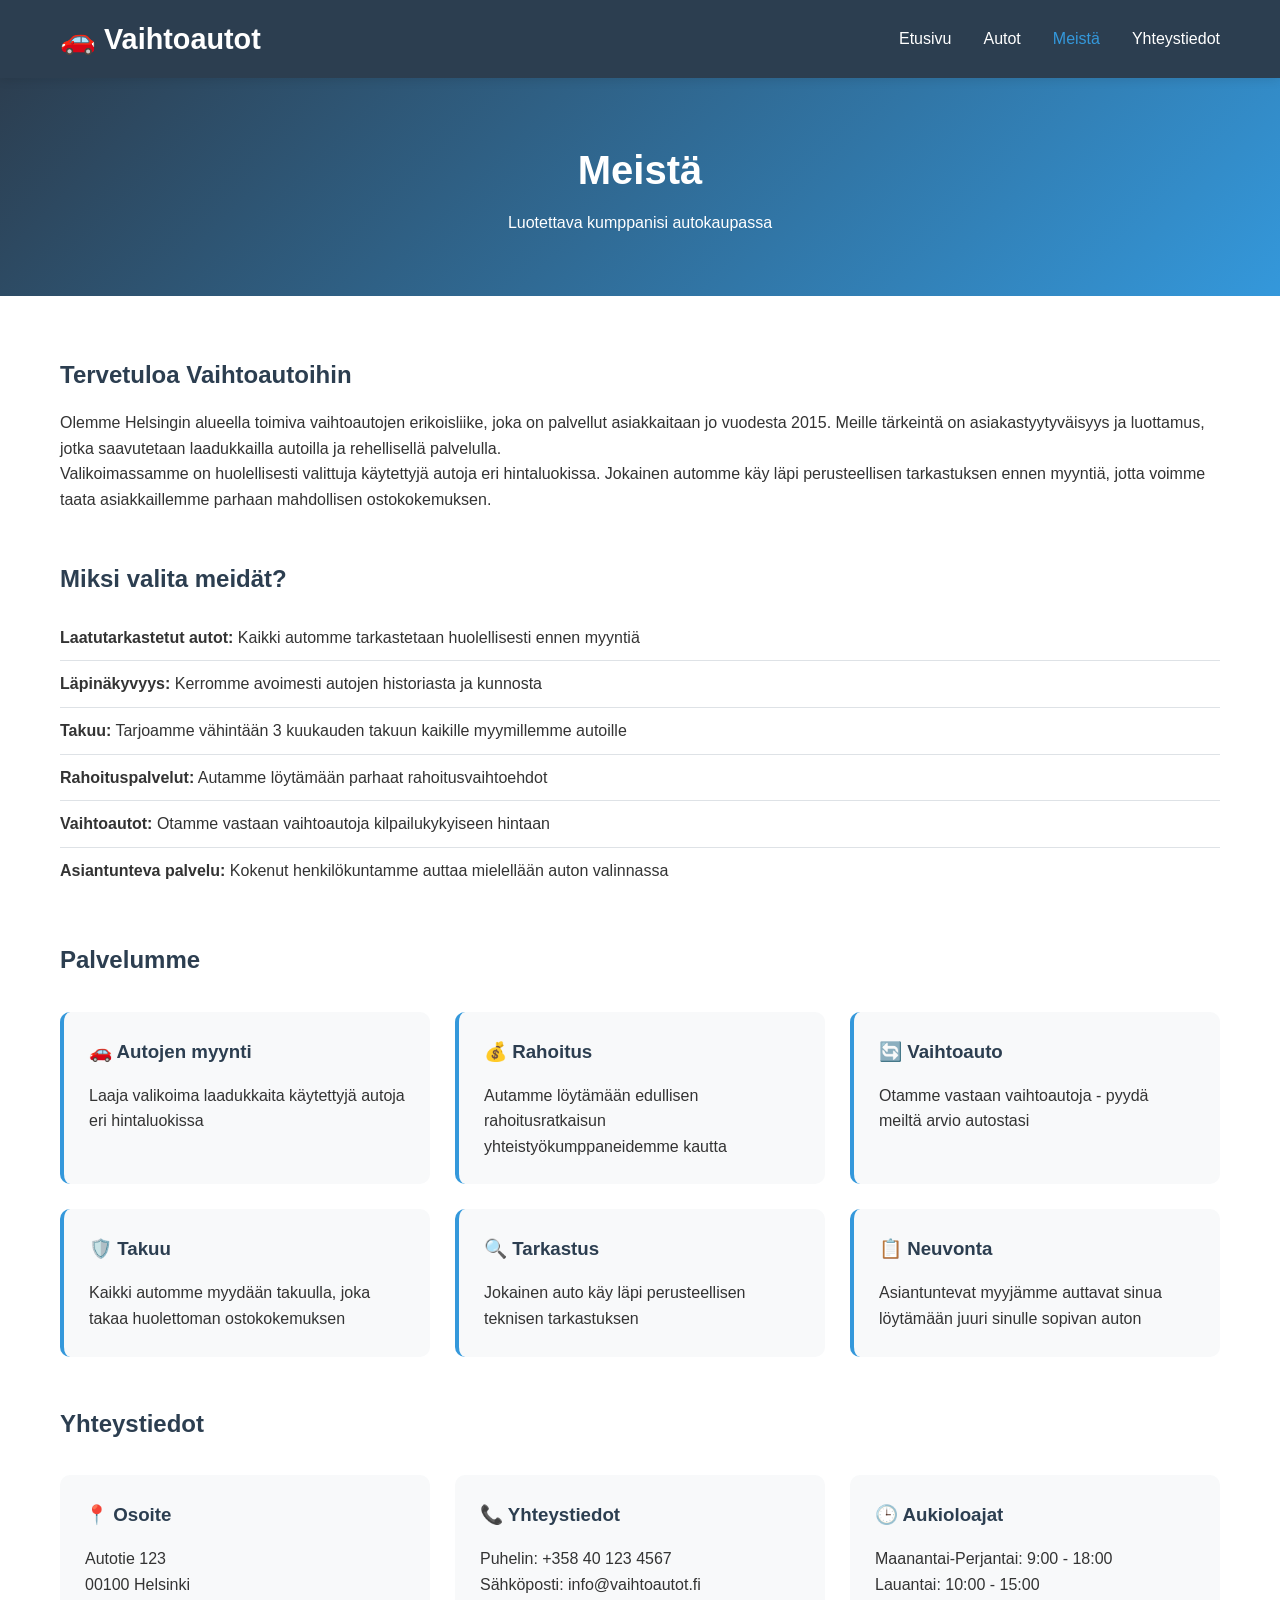
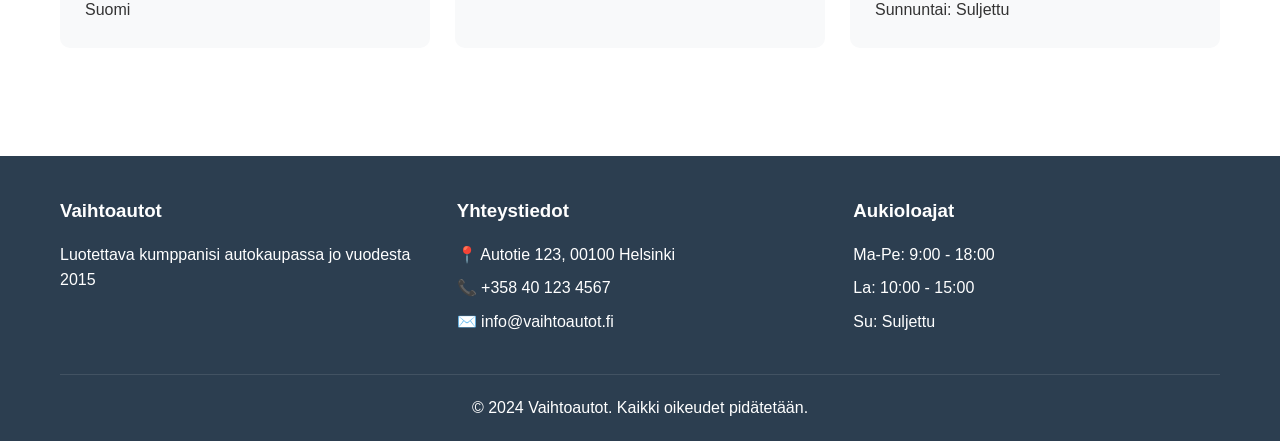
<file: about.html>
<!DOCTYPE html>
<html lang="fi">
<head>
    <meta charset="UTF-8">
    <meta name="viewport" content="width=device-width, initial-scale=1.0">
    <meta name="description" content="Tietoa Vaihtoautot-autoliikkeestä">
    <title>Meistä - Vaihtoautot</title>
    <link rel="stylesheet" href="css/styles.css">
</head>
<body>
    <!-- Header -->
    <header>
        <nav class="navbar">
            <div class="container">
                <div class="logo">
                    <h1>🚗 Vaihtoautot</h1>
                </div>
                <ul class="nav-menu">
                    <li><a href="index.html">Etusivu</a></li>
                    <li><a href="cars.html">Autot</a></li>
                    <li><a href="about.html" class="active">Meistä</a></li>
                    <li><a href="contact.html">Yhteystiedot</a></li>
                </ul>
                <div class="hamburger">
                    <span></span>
                    <span></span>
                    <span></span>
                </div>
            </div>
        </nav>
    </header>

    <!-- Page Header -->
    <section class="page-header">
        <div class="container">
            <h1>Meistä</h1>
            <p>Luotettava kumppanisi autokaupassa</p>
        </div>
    </section>

    <!-- About Content -->
    <section class="about-content">
        <div class="container">
            <div class="about-section">
                <h2>Tervetuloa Vaihtoautoihin</h2>
                <p>Olemme Helsingin alueella toimiva vaihtoautojen erikoisliike, joka on palvellut asiakkaitaan jo vuodesta 2015. Meille tärkeintä on asiakastyytyväisyys ja luottamus, jotka saavutetaan laadukkailla autoilla ja rehellisellä palvelulla.</p>
                <p>Valikoimassamme on huolellisesti valittuja käytettyjä autoja eri hintaluokissa. Jokainen automme käy läpi perusteellisen tarkastuksen ennen myyntiä, jotta voimme taata asiakkaillemme parhaan mahdollisen ostokokemuksen.</p>
            </div>

            <div class="about-section">
                <h2>Miksi valita meidät?</h2>
                <ul class="about-list">
                    <li><strong>Laatutarkastetut autot:</strong> Kaikki automme tarkastetaan huolellisesti ennen myyntiä</li>
                    <li><strong>Läpinäkyvyys:</strong> Kerromme avoimesti autojen historiasta ja kunnosta</li>
                    <li><strong>Takuu:</strong> Tarjoamme vähintään 3 kuukauden takuun kaikille myymillemme autoille</li>
                    <li><strong>Rahoituspalvelut:</strong> Autamme löytämään parhaat rahoitusvaihtoehdot</li>
                    <li><strong>Vaihtoautot:</strong> Otamme vastaan vaihtoautoja kilpailukykyiseen hintaan</li>
                    <li><strong>Asiantunteva palvelu:</strong> Kokenut henkilökuntamme auttaa mielellään auton valinnassa</li>
                </ul>
            </div>

            <div class="about-section">
                <h2>Palvelumme</h2>
                <div class="services-grid">
                    <div class="service-card">
                        <h3>🚗 Autojen myynti</h3>
                        <p>Laaja valikoima laadukkaita käytettyjä autoja eri hintaluokissa</p>
                    </div>
                    <div class="service-card">
                        <h3>💰 Rahoitus</h3>
                        <p>Autamme löytämään edullisen rahoitusratkaisun yhteistyökumppaneidemme kautta</p>
                    </div>
                    <div class="service-card">
                        <h3>🔄 Vaihtoauto</h3>
                        <p>Otamme vastaan vaihtoautoja - pyydä meiltä arvio autostasi</p>
                    </div>
                    <div class="service-card">
                        <h3>🛡️ Takuu</h3>
                        <p>Kaikki automme myydään takuulla, joka takaa huolettoman ostokokemuksen</p>
                    </div>
                    <div class="service-card">
                        <h3>🔍 Tarkastus</h3>
                        <p>Jokainen auto käy läpi perusteellisen teknisen tarkastuksen</p>
                    </div>
                    <div class="service-card">
                        <h3>📋 Neuvonta</h3>
                        <p>Asiantuntevat myyjämme auttavat sinua löytämään juuri sinulle sopivan auton</p>
                    </div>
                </div>
            </div>

            <div class="about-section">
                <h2>Yhteystiedot</h2>
                <div class="contact-info-grid">
                    <div class="contact-info-card">
                        <h3>📍 Osoite</h3>
                        <p>Autotie 123<br>00100 Helsinki<br>Suomi</p>
                    </div>
                    <div class="contact-info-card">
                        <h3>📞 Yhteystiedot</h3>
                        <p>Puhelin: +358 40 123 4567<br>Sähköposti: info@vaihtoautot.fi</p>
                    </div>
                    <div class="contact-info-card">
                        <h3>🕒 Aukioloajat</h3>
                        <p>Maanantai-Perjantai: 9:00 - 18:00<br>Lauantai: 10:00 - 15:00<br>Sunnuntai: Suljettu</p>
                    </div>
                </div>
            </div>
        </div>
    </section>

    <!-- Footer -->
    <footer>
        <div class="container">
            <div class="footer-content">
                <div class="footer-section">
                    <h3>Vaihtoautot</h3>
                    <p>Luotettava kumppanisi autokaupassa jo vuodesta 2015</p>
                </div>
                <div class="footer-section">
                    <h3>Yhteystiedot</h3>
                    <p>📍 Autotie 123, 00100 Helsinki</p>
                    <p>📞 +358 40 123 4567</p>
                    <p>✉️ info@vaihtoautot.fi</p>
                </div>
                <div class="footer-section">
                    <h3>Aukioloajat</h3>
                    <p>Ma-Pe: 9:00 - 18:00</p>
                    <p>La: 10:00 - 15:00</p>
                    <p>Su: Suljettu</p>
                </div>
            </div>
            <div class="footer-bottom">
                <p>&copy; 2024 Vaihtoautot. Kaikki oikeudet pidätetään.</p>
            </div>
        </div>
    </footer>

    <script src="js/main.js"></script>
</body>
</html>
</file>
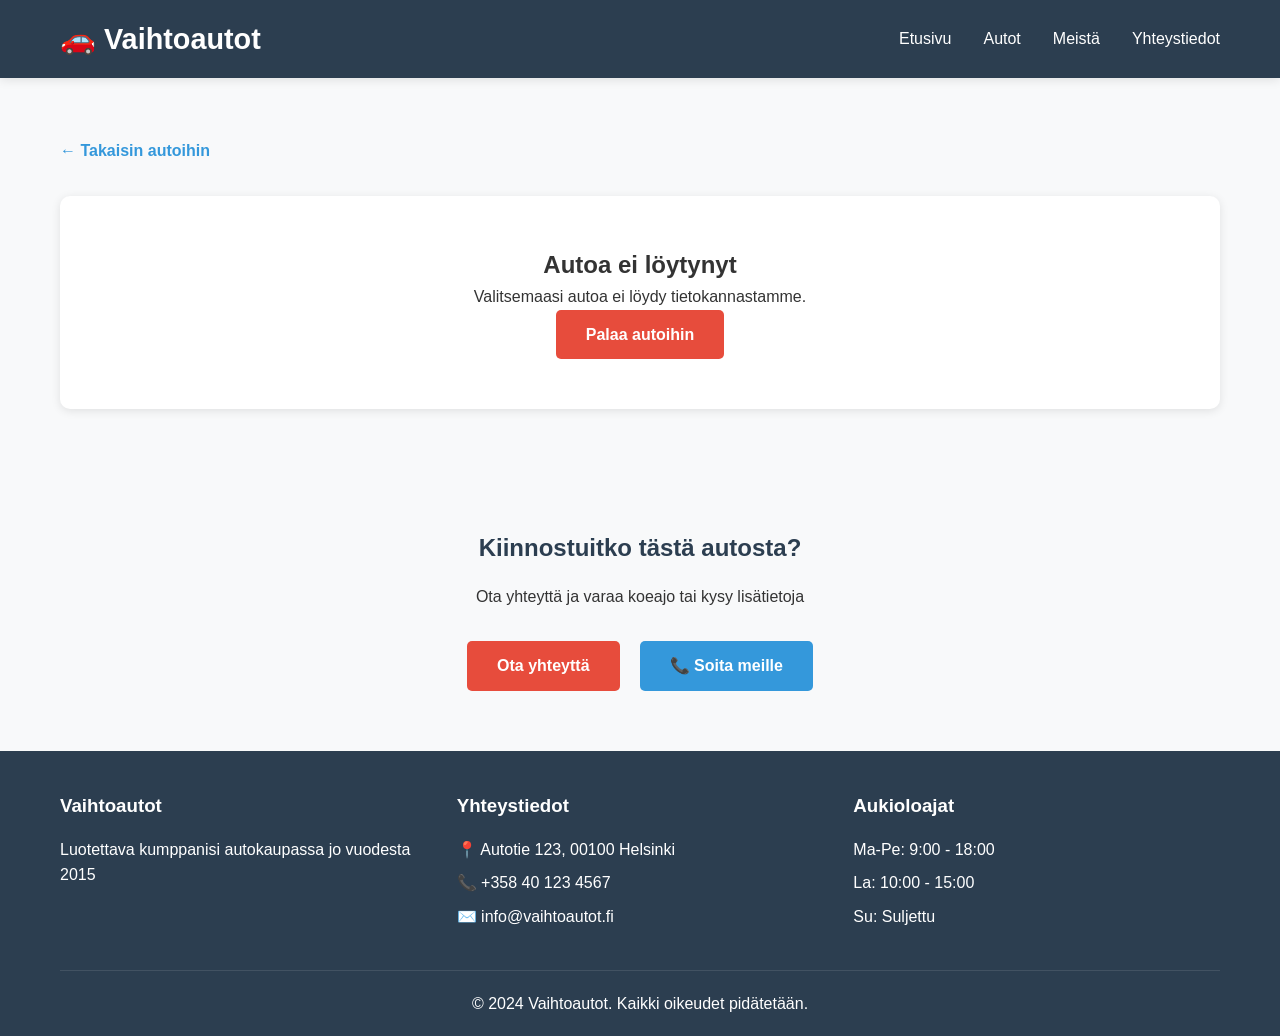
<file: car-details.html>
<!DOCTYPE html>
<html lang="fi">
<head>
    <meta charset="UTF-8">
    <meta name="viewport" content="width=device-width, initial-scale=1.0">
    <meta name="description" content="Auton yksityiskohdat - Vaihtoautot">
    <title>Auton tiedot - Vaihtoautot</title>
    <link rel="stylesheet" href="css/styles.css">
</head>
<body>
    <!-- Header -->
    <header>
        <nav class="navbar">
            <div class="container">
                <div class="logo">
                    <h1>🚗 Vaihtoautot</h1>
                </div>
                <ul class="nav-menu">
                    <li><a href="index.html">Etusivu</a></li>
                    <li><a href="cars.html">Autot</a></li>
                    <li><a href="about.html">Meistä</a></li>
                    <li><a href="contact.html">Yhteystiedot</a></li>
                </ul>
                <div class="hamburger">
                    <span></span>
                    <span></span>
                    <span></span>
                </div>
            </div>
        </nav>
    </header>

    <!-- Car Details Section -->
    <section class="car-details-section">
        <div class="container">
            <a href="cars.html" class="back-link">← Takaisin autoihin</a>
            
            <div id="carDetailsContent" class="car-details-content">
                <!-- Content loaded by JavaScript -->
                <div class="loading">Ladataan...</div>
            </div>
        </div>
    </section>

    <!-- Contact CTA -->
    <section class="cta-section">
        <div class="container">
            <h2>Kiinnostuitko tästä autosta?</h2>
            <p>Ota yhteyttä ja varaa koeajo tai kysy lisätietoja</p>
            <div class="cta-buttons">
                <a href="contact.html" class="btn btn-primary">Ota yhteyttä</a>
                <a href="tel:+358401234567" class="btn btn-secondary">📞 Soita meille</a>
            </div>
        </div>
    </section>

    <!-- Footer -->
    <footer>
        <div class="container">
            <div class="footer-content">
                <div class="footer-section">
                    <h3>Vaihtoautot</h3>
                    <p>Luotettava kumppanisi autokaupassa jo vuodesta 2015</p>
                </div>
                <div class="footer-section">
                    <h3>Yhteystiedot</h3>
                    <p>📍 Autotie 123, 00100 Helsinki</p>
                    <p>📞 +358 40 123 4567</p>
                    <p>✉️ info@vaihtoautot.fi</p>
                </div>
                <div class="footer-section">
                    <h3>Aukioloajat</h3>
                    <p>Ma-Pe: 9:00 - 18:00</p>
                    <p>La: 10:00 - 15:00</p>
                    <p>Su: Suljettu</p>
                </div>
            </div>
            <div class="footer-bottom">
                <p>&copy; 2024 Vaihtoautot. Kaikki oikeudet pidätetään.</p>
            </div>
        </div>
    </footer>

    <script src="js/main.js"></script>
    <script src="js/car-details.js"></script>
</body>
</html>
</file>
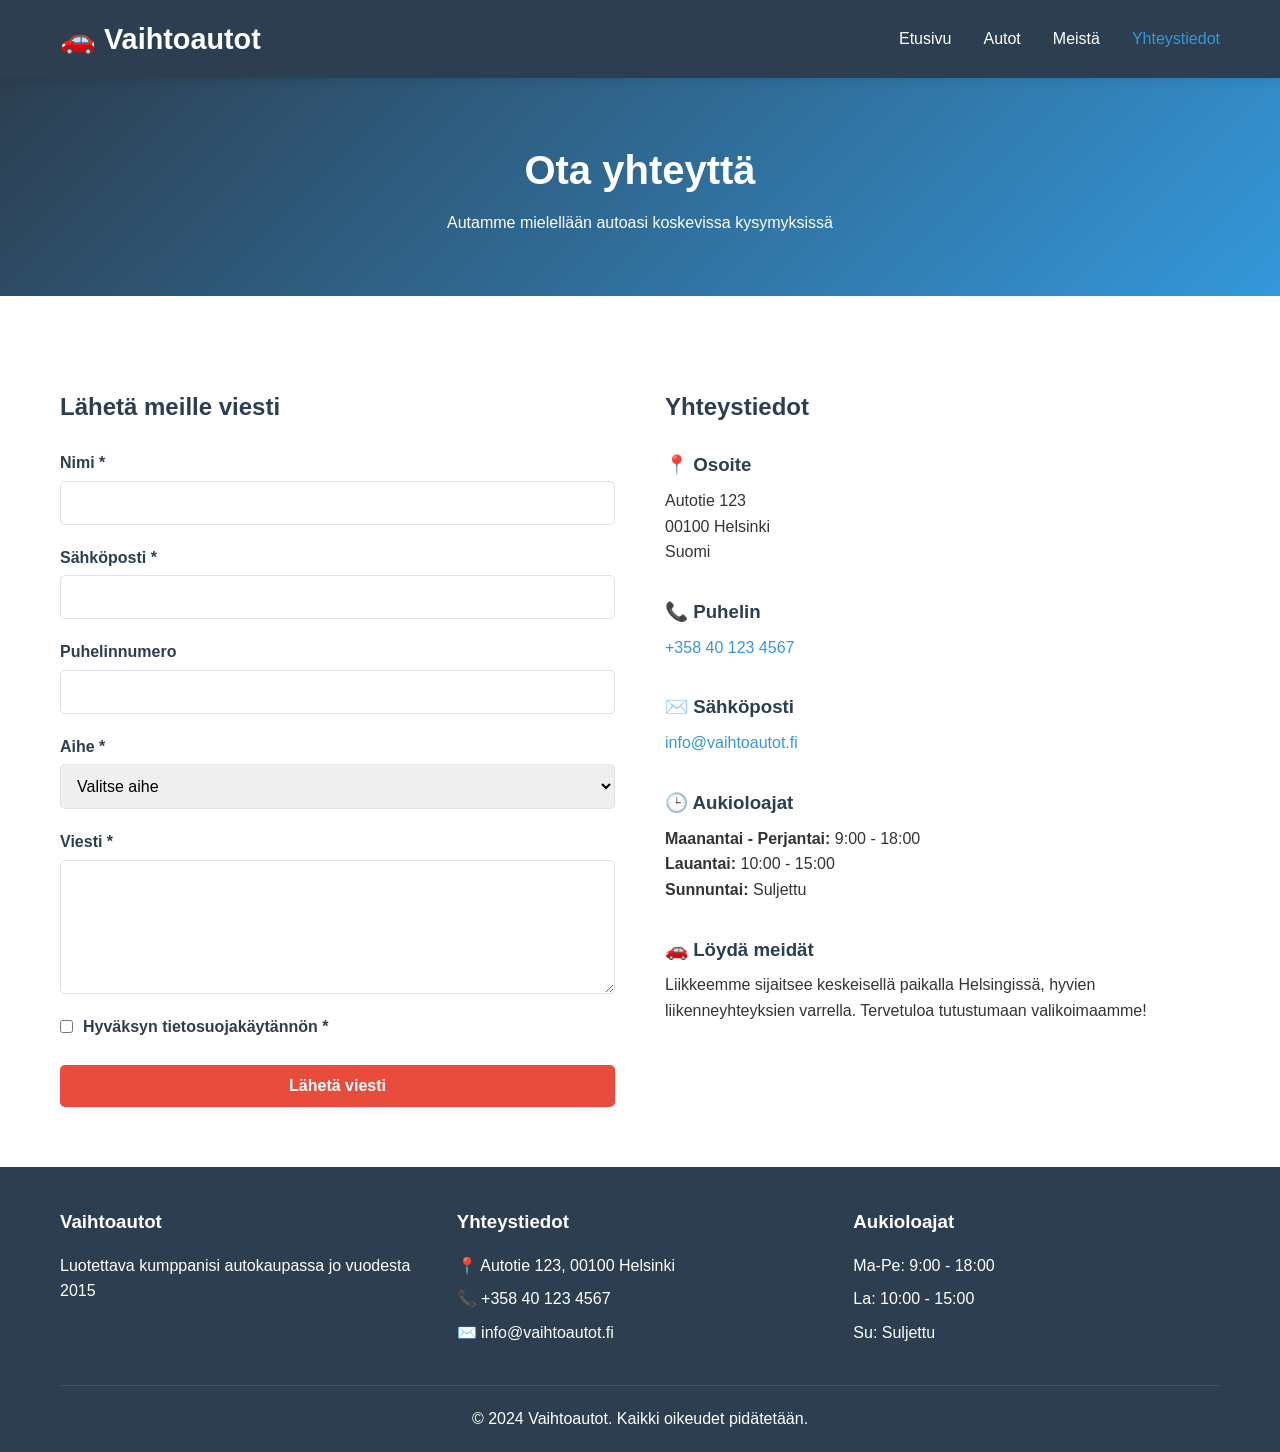
<file: contact.html>
<!DOCTYPE html>
<html lang="fi">
<head>
    <meta charset="UTF-8">
    <meta name="viewport" content="width=device-width, initial-scale=1.0">
    <meta name="description" content="Ota yhteyttä - Vaihtoautot">
    <title>Yhteystiedot - Vaihtoautot</title>
    <link rel="stylesheet" href="css/styles.css">
</head>
<body>
    <!-- Header -->
    <header>
        <nav class="navbar">
            <div class="container">
                <div class="logo">
                    <h1>🚗 Vaihtoautot</h1>
                </div>
                <ul class="nav-menu">
                    <li><a href="index.html">Etusivu</a></li>
                    <li><a href="cars.html">Autot</a></li>
                    <li><a href="about.html">Meistä</a></li>
                    <li><a href="contact.html" class="active">Yhteystiedot</a></li>
                </ul>
                <div class="hamburger">
                    <span></span>
                    <span></span>
                    <span></span>
                </div>
            </div>
        </nav>
    </header>

    <!-- Page Header -->
    <section class="page-header">
        <div class="container">
            <h1>Ota yhteyttä</h1>
            <p>Autamme mielellään autoasi koskevissa kysymyksissä</p>
        </div>
    </section>

    <!-- Contact Section -->
    <section class="contact-section">
        <div class="container">
            <div class="contact-wrapper">
                <!-- Contact Form -->
                <div class="contact-form-wrapper">
                    <h2>Lähetä meille viesti</h2>
                    <form id="contactForm" class="contact-form">
                        <div class="form-group">
                            <label for="name">Nimi *</label>
                            <input type="text" id="name" name="name" required>
                        </div>
                        <div class="form-group">
                            <label for="email">Sähköposti *</label>
                            <input type="email" id="email" name="email" required>
                        </div>
                        <div class="form-group">
                            <label for="phone">Puhelinnumero</label>
                            <input type="tel" id="phone" name="phone">
                        </div>
                        <div class="form-group">
                            <label for="subject">Aihe *</label>
                            <select id="subject" name="subject" required>
                                <option value="">Valitse aihe</option>
                                <option value="kysymys_autosta">Kysymys autosta</option>
                                <option value="koeajo">Koeajon varaaminen</option>
                                <option value="rahoitus">Rahoituskysymys</option>
                                <option value="vaihtoauto">Vaihtoauton arviointi</option>
                                <option value="muu">Muu kysymys</option>
                            </select>
                        </div>
                        <div class="form-group">
                            <label for="message">Viesti *</label>
                            <textarea id="message" name="message" rows="6" required></textarea>
                        </div>
                        <div class="form-group">
                            <label class="checkbox-label">
                                <input type="checkbox" id="privacy" name="privacy" required>
                                Hyväksyn tietosuojakäytännön *
                            </label>
                        </div>
                        <button type="submit" class="btn btn-primary">Lähetä viesti</button>
                        <div id="formMessage" class="form-message"></div>
                    </form>
                </div>

                <!-- Contact Info -->
                <div class="contact-info-wrapper">
                    <h2>Yhteystiedot</h2>
                    
                    <div class="info-block">
                        <h3>📍 Osoite</h3>
                        <p>Autotie 123<br>00100 Helsinki<br>Suomi</p>
                    </div>

                    <div class="info-block">
                        <h3>📞 Puhelin</h3>
                        <p><a href="tel:+358401234567">+358 40 123 4567</a></p>
                    </div>

                    <div class="info-block">
                        <h3>✉️ Sähköposti</h3>
                        <p><a href="mailto:info@vaihtoautot.fi">info@vaihtoautot.fi</a></p>
                    </div>

                    <div class="info-block">
                        <h3>🕒 Aukioloajat</h3>
                        <p>
                            <strong>Maanantai - Perjantai:</strong> 9:00 - 18:00<br>
                            <strong>Lauantai:</strong> 10:00 - 15:00<br>
                            <strong>Sunnuntai:</strong> Suljettu
                        </p>
                    </div>

                    <div class="info-block">
                        <h3>🚗 Löydä meidät</h3>
                        <p>Liikkeemme sijaitsee keskeisellä paikalla Helsingissä, hyvien liikenneyhteyksien varrella. Tervetuloa tutustumaan valikoimaamme!</p>
                    </div>
                </div>
            </div>
        </div>
    </section>

    <!-- Footer -->
    <footer>
        <div class="container">
            <div class="footer-content">
                <div class="footer-section">
                    <h3>Vaihtoautot</h3>
                    <p>Luotettava kumppanisi autokaupassa jo vuodesta 2015</p>
                </div>
                <div class="footer-section">
                    <h3>Yhteystiedot</h3>
                    <p>📍 Autotie 123, 00100 Helsinki</p>
                    <p>📞 +358 40 123 4567</p>
                    <p>✉️ info@vaihtoautot.fi</p>
                </div>
                <div class="footer-section">
                    <h3>Aukioloajat</h3>
                    <p>Ma-Pe: 9:00 - 18:00</p>
                    <p>La: 10:00 - 15:00</p>
                    <p>Su: Suljettu</p>
                </div>
            </div>
            <div class="footer-bottom">
                <p>&copy; 2024 Vaihtoautot. Kaikki oikeudet pidätetään.</p>
            </div>
        </div>
    </footer>

    <script src="js/main.js"></script>
    <script src="js/contact.js"></script>
</body>
</html>
</file>
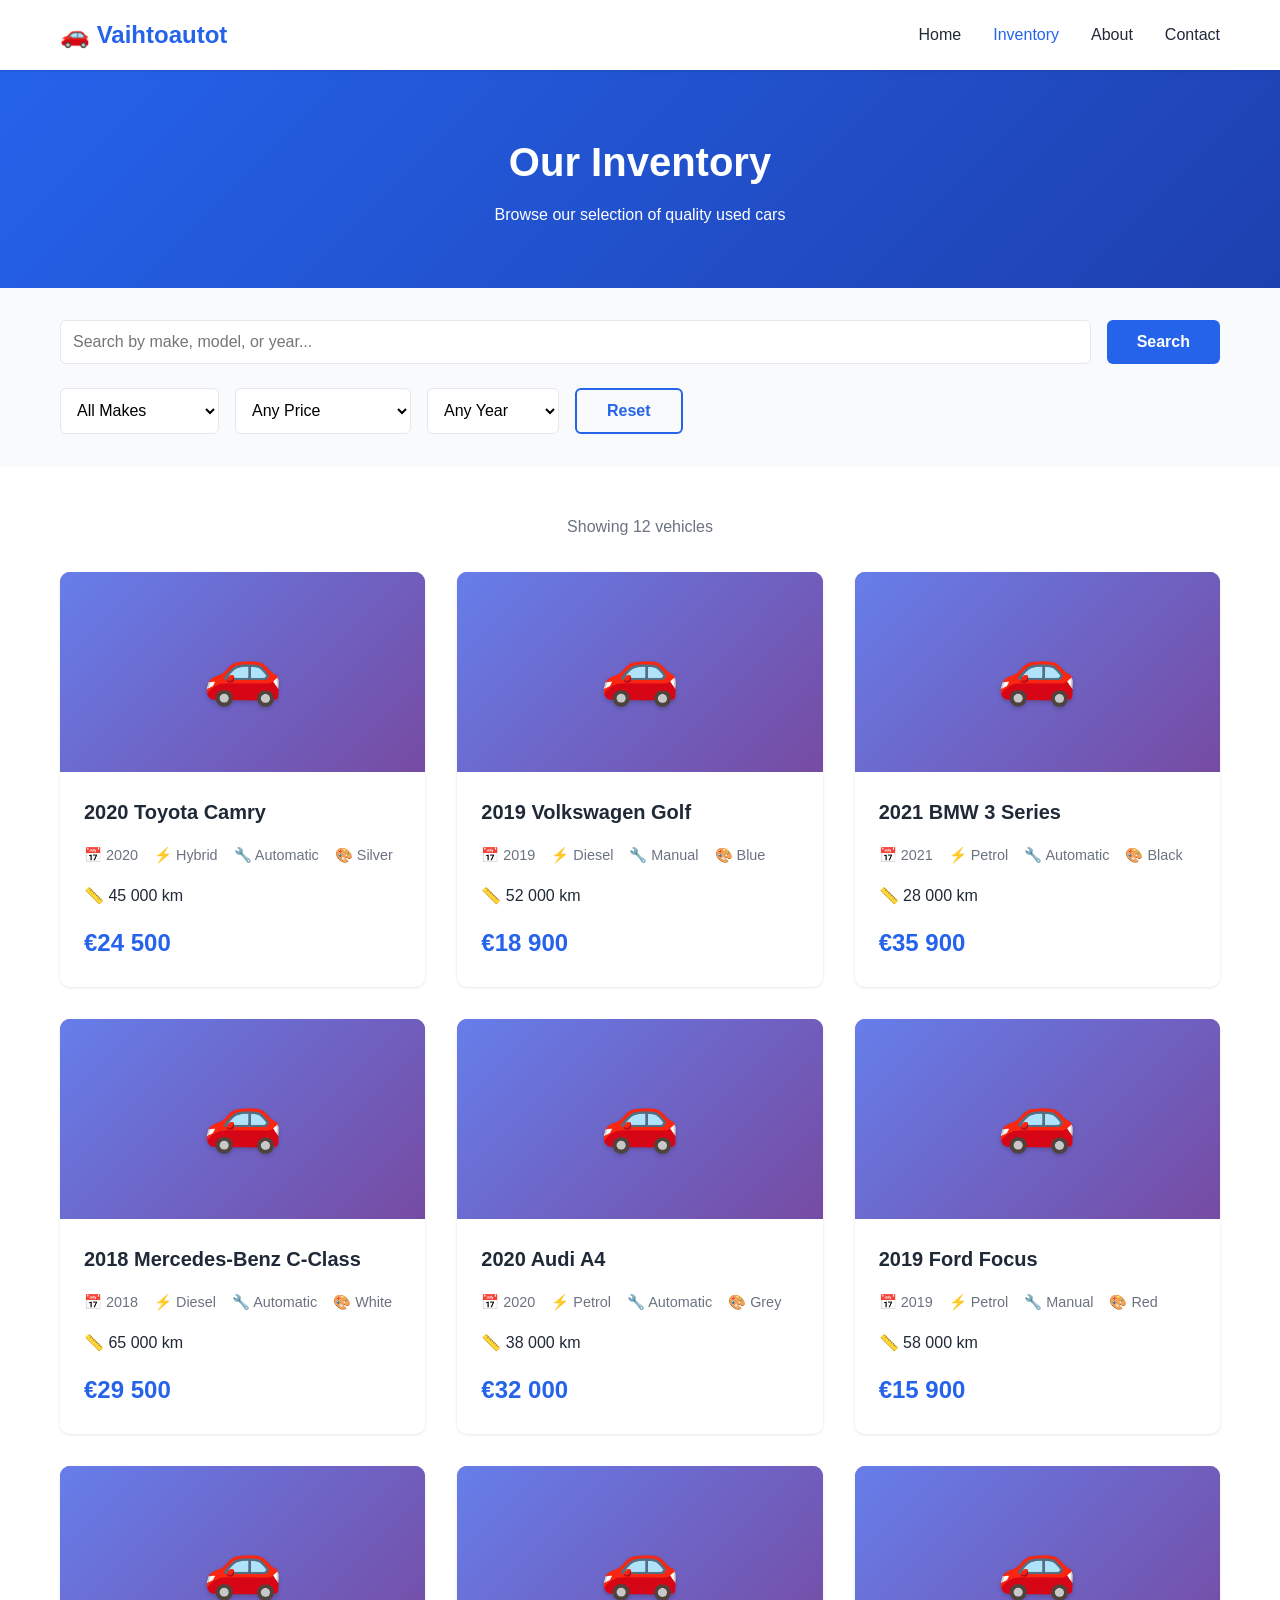
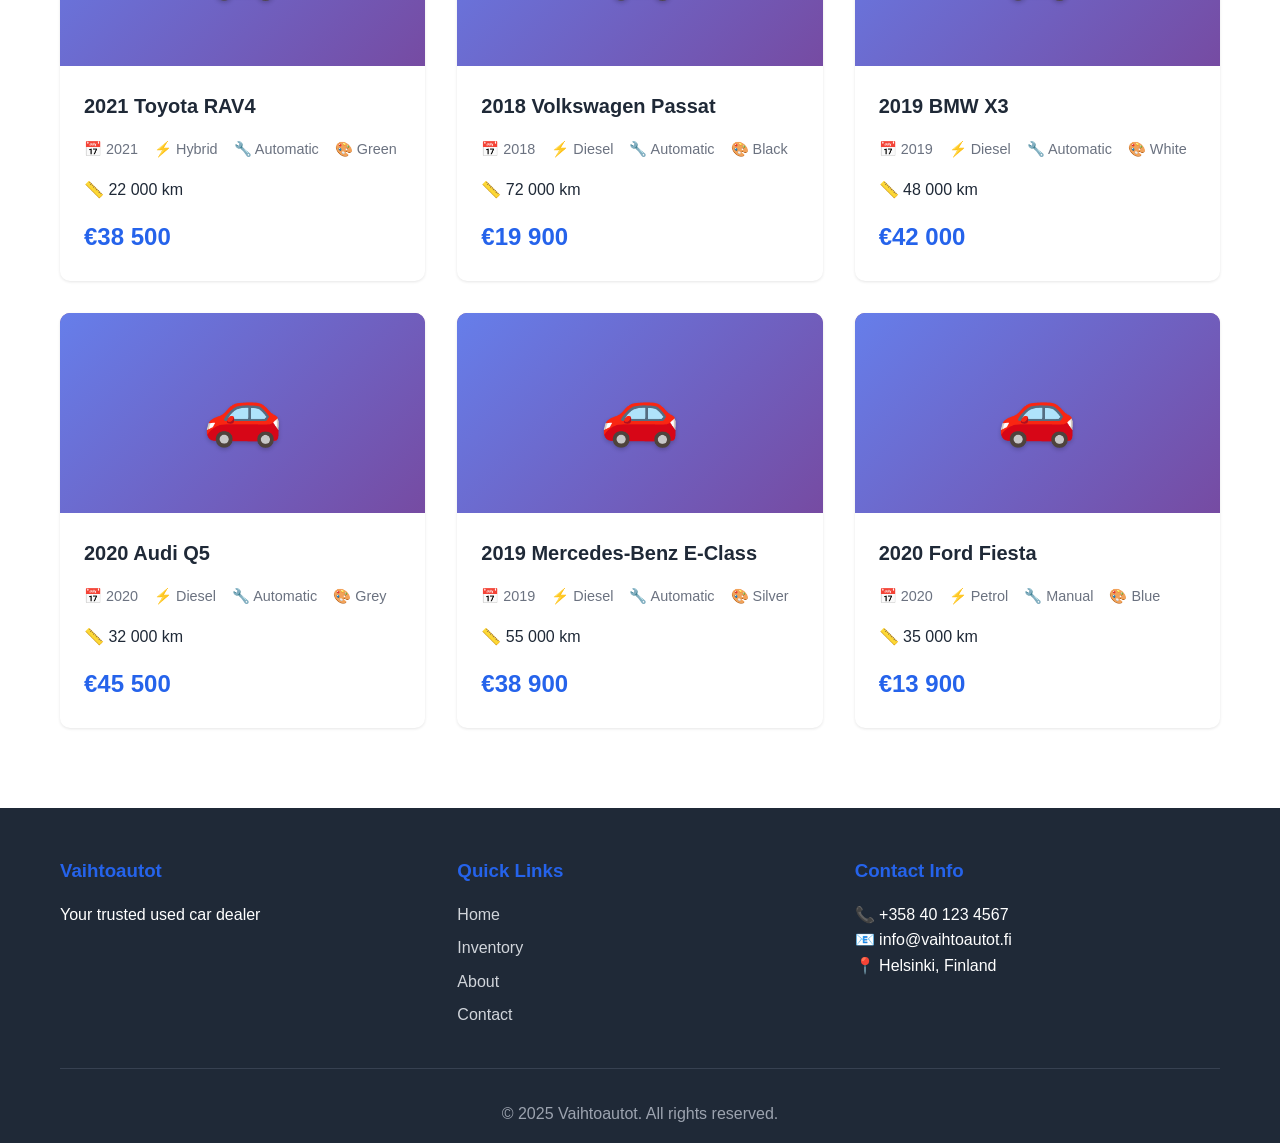
<file: inventory.html>
<!DOCTYPE html>
<html lang="en">
<head>
    <meta charset="UTF-8">
    <meta name="viewport" content="width=device-width, initial-scale=1.0">
    <title>Inventory - Vaihtoautot</title>
    <link rel="stylesheet" href="styles/main.css">
</head>
<body>
    <!-- Navigation -->
    <nav class="navbar">
        <div class="container">
            <div class="nav-brand">
                <h1>🚗 Vaihtoautot</h1>
            </div>
            <div class="nav-toggle" id="navToggle" aria-label="Toggle navigation menu" role="button" tabindex="0">
                <span></span>
                <span></span>
                <span></span>
            </div>
            <ul class="nav-menu" id="navMenu">
                <li><a href="index.html">Home</a></li>
                <li><a href="inventory.html" class="active">Inventory</a></li>
                <li><a href="about.html">About</a></li>
                <li><a href="contact.html">Contact</a></li>
            </ul>
        </div>
    </nav>

    <!-- Page Header -->
    <section class="page-header">
        <div class="container">
            <h1>Our Inventory</h1>
            <p>Browse our selection of quality used cars</p>
        </div>
    </section>

    <!-- Search and Filter Section -->
    <section class="search-section">
        <div class="container">
            <div class="search-bar">
                <input type="text" id="searchInput" placeholder="Search by make, model, or year...">
                <button onclick="searchCars()" class="btn btn-primary">Search</button>
            </div>
            <div class="filters">
                <select id="makeFilter" onchange="filterCars()">
                    <option value="">All Makes</option>
                    <option value="Toyota">Toyota</option>
                    <option value="Volkswagen">Volkswagen</option>
                    <option value="BMW">BMW</option>
                    <option value="Mercedes-Benz">Mercedes-Benz</option>
                    <option value="Audi">Audi</option>
                    <option value="Ford">Ford</option>
                </select>
                <select id="priceFilter" onchange="filterCars()">
                    <option value="">Any Price</option>
                    <option value="0-10000">Under €10,000</option>
                    <option value="10000-20000">€10,000 - €20,000</option>
                    <option value="20000-30000">€20,000 - €30,000</option>
                    <option value="30000-50000">€30,000 - €50,000</option>
                    <option value="50000-999999">Over €50,000</option>
                </select>
                <select id="yearFilter" onchange="filterCars()">
                    <option value="">Any Year</option>
                    <option value="2020-2025">2020 - 2025</option>
                    <option value="2015-2019">2015 - 2019</option>
                    <option value="2010-2014">2010 - 2014</option>
                    <option value="2000-2009">2000 - 2009</option>
                </select>
                <button onclick="resetFilters()" class="btn btn-secondary">Reset</button>
            </div>
        </div>
    </section>

    <!-- Inventory Grid -->
    <section class="inventory-section">
        <div class="container">
            <div class="inventory-info">
                <p id="inventoryCount">Loading vehicles...</p>
            </div>
            <div class="cars-grid" id="inventoryGrid">
                <!-- Cars will be loaded by JavaScript -->
            </div>
        </div>
    </section>

    <!-- Car Detail Modal -->
    <div class="modal" id="carModal">
        <div class="modal-content">
            <span class="modal-close" onclick="closeCarModal()">&times;</span>
            <div id="carDetails">
                <!-- Car details will be loaded here -->
            </div>
        </div>
    </div>

    <!-- Footer -->
    <footer class="footer">
        <div class="container">
            <div class="footer-content">
                <div class="footer-section">
                    <h3>Vaihtoautot</h3>
                    <p>Your trusted used car dealer</p>
                </div>
                <div class="footer-section">
                    <h3>Quick Links</h3>
                    <ul>
                        <li><a href="index.html">Home</a></li>
                        <li><a href="inventory.html">Inventory</a></li>
                        <li><a href="about.html">About</a></li>
                        <li><a href="contact.html">Contact</a></li>
                    </ul>
                </div>
                <div class="footer-section">
                    <h3>Contact Info</h3>
                    <p>📞 +358 40 123 4567</p>
                    <p>📧 info@vaihtoautot.fi</p>
                    <p>📍 Helsinki, Finland</p>
                </div>
            </div>
            <div class="footer-bottom">
                <p>&copy; 2025 Vaihtoautot. All rights reserved.</p>
            </div>
        </div>
    </footer>

    <script src="scripts/cars-data.js"></script>
    <script src="scripts/main.js"></script>
    <script src="scripts/inventory.js"></script>
</body>
</html>
</file>
<file: css/styles.css>
/* Root Variables */
:root {
    --primary-color: #2c3e50;
    --secondary-color: #3498db;
    --accent-color: #e74c3c;
    --text-color: #333;
    --light-bg: #f8f9fa;
    --white: #ffffff;
    --border-color: #dee2e6;
    --shadow: 0 2px 10px rgba(0, 0, 0, 0.1);
    --shadow-hover: 0 4px 20px rgba(0, 0, 0, 0.15);
}

/* Reset and Base Styles */
* {
    margin: 0;
    padding: 0;
    box-sizing: border-box;
}

body {
    font-family: 'Segoe UI', Tahoma, Geneva, Verdana, sans-serif;
    line-height: 1.6;
    color: var(--text-color);
    background-color: var(--light-bg);
}

.container {
    max-width: 1200px;
    margin: 0 auto;
    padding: 0 20px;
}

/* Header and Navigation */
header {
    background-color: var(--primary-color);
    color: var(--white);
    position: sticky;
    top: 0;
    z-index: 1000;
    box-shadow: var(--shadow);
}

.navbar {
    padding: 1rem 0;
}

.navbar .container {
    display: flex;
    justify-content: space-between;
    align-items: center;
}

.logo h1 {
    font-size: 1.8rem;
    color: var(--white);
}

.nav-menu {
    display: flex;
    list-style: none;
    gap: 2rem;
}

.nav-menu a {
    color: var(--white);
    text-decoration: none;
    font-weight: 500;
    transition: color 0.3s;
}

.nav-menu a:hover,
.nav-menu a.active {
    color: var(--secondary-color);
}

.hamburger {
    display: none;
    flex-direction: column;
    cursor: pointer;
}

.hamburger span {
    width: 25px;
    height: 3px;
    background-color: var(--white);
    margin: 3px 0;
    transition: 0.3s;
}

/* Hero Section */
.hero {
    background: linear-gradient(135deg, var(--primary-color) 0%, var(--secondary-color) 100%);
    color: var(--white);
    padding: 100px 20px;
    text-align: center;
}

.hero-content h2 {
    font-size: 3rem;
    margin-bottom: 1rem;
}

.hero-content p {
    font-size: 1.3rem;
    margin-bottom: 2rem;
}

/* Buttons */
.btn {
    display: inline-block;
    padding: 12px 30px;
    text-decoration: none;
    border-radius: 5px;
    font-weight: 600;
    transition: all 0.3s;
    border: none;
    cursor: pointer;
    font-size: 1rem;
}

.btn-primary {
    background-color: var(--accent-color);
    color: var(--white);
}

.btn-primary:hover {
    background-color: #c0392b;
    transform: translateY(-2px);
    box-shadow: var(--shadow-hover);
}

.btn-secondary {
    background-color: var(--secondary-color);
    color: var(--white);
}

.btn-secondary:hover {
    background-color: #2980b9;
    transform: translateY(-2px);
}

/* Section Styles */
section {
    padding: 60px 20px;
}

.section-title {
    text-align: center;
    font-size: 2.5rem;
    margin-bottom: 3rem;
    color: var(--primary-color);
}

/* Car Grid */
.car-grid {
    display: grid;
    grid-template-columns: repeat(auto-fill, minmax(350px, 1fr));
    gap: 30px;
    margin-top: 2rem;
}

.car-card {
    background-color: var(--white);
    border-radius: 10px;
    overflow: hidden;
    box-shadow: var(--shadow);
    transition: all 0.3s;
}

.car-card:hover {
    transform: translateY(-5px);
    box-shadow: var(--shadow-hover);
}

.car-card img {
    width: 100%;
    height: 250px;
    object-fit: cover;
}

.car-info {
    padding: 20px;
}

.car-info h3 {
    font-size: 1.5rem;
    margin-bottom: 0.5rem;
    color: var(--primary-color);
}

.car-year {
    color: #777;
    font-size: 0.95rem;
    margin-bottom: 0.5rem;
}

.car-description {
    margin-bottom: 1rem;
    line-height: 1.5;
}

.car-specs {
    display: flex;
    gap: 15px;
    margin-bottom: 1rem;
    flex-wrap: wrap;
}

.car-specs span {
    background-color: var(--light-bg);
    padding: 5px 12px;
    border-radius: 15px;
    font-size: 0.85rem;
}

.car-footer {
    display: flex;
    justify-content: space-between;
    align-items: center;
    margin-top: 1rem;
    padding-top: 1rem;
    border-top: 1px solid var(--border-color);
}

.price {
    font-size: 1.8rem;
    font-weight: bold;
    color: var(--accent-color);
}

/* Features Section */
.features-grid {
    display: grid;
    grid-template-columns: repeat(auto-fit, minmax(250px, 1fr));
    gap: 30px;
    margin-top: 2rem;
}

.feature {
    text-align: center;
    padding: 30px;
    background-color: var(--white);
    border-radius: 10px;
    box-shadow: var(--shadow);
}

.feature-icon {
    font-size: 3rem;
    margin-bottom: 1rem;
}

.feature h3 {
    margin-bottom: 1rem;
    color: var(--primary-color);
}

/* Footer */
footer {
    background-color: var(--primary-color);
    color: var(--white);
    padding: 40px 20px 20px;
}

.footer-content {
    display: grid;
    grid-template-columns: repeat(auto-fit, minmax(250px, 1fr));
    gap: 30px;
    margin-bottom: 2rem;
}

.footer-section h3 {
    margin-bottom: 1rem;
}

.footer-section p {
    margin-bottom: 0.5rem;
}

.footer-bottom {
    text-align: center;
    padding-top: 20px;
    border-top: 1px solid rgba(255, 255, 255, 0.1);
}

/* Page Header */
.page-header {
    background: linear-gradient(135deg, var(--primary-color) 0%, var(--secondary-color) 100%);
    color: var(--white);
    padding: 60px 20px;
    text-align: center;
}

.page-header h1 {
    font-size: 2.5rem;
    margin-bottom: 0.5rem;
}

/* Filters */
.filters {
    background-color: var(--white);
    padding: 30px 20px;
    box-shadow: var(--shadow);
}

.filter-bar {
    display: flex;
    gap: 15px;
    flex-wrap: wrap;
    justify-content: center;
    align-items: center;
}

.filter-select {
    padding: 10px 15px;
    border: 1px solid var(--border-color);
    border-radius: 5px;
    font-size: 1rem;
    min-width: 200px;
}

/* About Page */
.about-content {
    background-color: var(--white);
}

.about-section {
    margin-bottom: 3rem;
}

.about-section h2 {
    color: var(--primary-color);
    margin-bottom: 1rem;
}

.about-list {
    list-style: none;
    padding-left: 0;
}

.about-list li {
    padding: 10px 0;
    border-bottom: 1px solid var(--border-color);
}

.about-list li:last-child {
    border-bottom: none;
}

.services-grid {
    display: grid;
    grid-template-columns: repeat(auto-fit, minmax(300px, 1fr));
    gap: 25px;
    margin-top: 2rem;
}

.service-card {
    background-color: var(--light-bg);
    padding: 25px;
    border-radius: 10px;
    border-left: 4px solid var(--secondary-color);
}

.service-card h3 {
    margin-bottom: 1rem;
    color: var(--primary-color);
}

.contact-info-grid {
    display: grid;
    grid-template-columns: repeat(auto-fit, minmax(250px, 1fr));
    gap: 25px;
    margin-top: 2rem;
}

.contact-info-card {
    background-color: var(--light-bg);
    padding: 25px;
    border-radius: 10px;
}

.contact-info-card h3 {
    color: var(--primary-color);
    margin-bottom: 1rem;
}

/* Contact Page */
.contact-section {
    background-color: var(--white);
}

.contact-wrapper {
    display: grid;
    grid-template-columns: 1fr 1fr;
    gap: 50px;
    margin-top: 2rem;
}

.contact-form-wrapper h2,
.contact-info-wrapper h2 {
    color: var(--primary-color);
    margin-bottom: 1.5rem;
}

.contact-form {
    display: flex;
    flex-direction: column;
    gap: 20px;
}

.form-group {
    display: flex;
    flex-direction: column;
}

.form-group label {
    margin-bottom: 5px;
    font-weight: 600;
    color: var(--primary-color);
}

.form-group input,
.form-group select,
.form-group textarea {
    padding: 12px;
    border: 1px solid var(--border-color);
    border-radius: 5px;
    font-size: 1rem;
    font-family: inherit;
}

.form-group input:focus,
.form-group select:focus,
.form-group textarea:focus {
    outline: none;
    border-color: var(--secondary-color);
}

.checkbox-label {
    display: flex;
    align-items: center;
    gap: 10px;
    cursor: pointer;
}

.checkbox-label input {
    width: auto;
}

.form-message {
    padding: 15px;
    border-radius: 5px;
    margin-top: 10px;
    display: none;
}

.form-message.success {
    background-color: #d4edda;
    color: #155724;
    border: 1px solid #c3e6cb;
    display: block;
}

.form-message.error {
    background-color: #f8d7da;
    color: #721c24;
    border: 1px solid #f5c6cb;
    display: block;
}

.info-block {
    margin-bottom: 2rem;
}

.info-block h3 {
    color: var(--primary-color);
    margin-bottom: 0.5rem;
}

.info-block a {
    color: var(--secondary-color);
    text-decoration: none;
}

.info-block a:hover {
    text-decoration: underline;
}

/* Car Details Page */
.back-link {
    display: inline-block;
    color: var(--secondary-color);
    text-decoration: none;
    margin-bottom: 2rem;
    font-weight: 600;
}

.back-link:hover {
    text-decoration: underline;
}

.car-details-content {
    background-color: var(--white);
    border-radius: 10px;
    overflow: hidden;
    box-shadow: var(--shadow);
}

.car-details-header {
    padding: 30px;
    background: linear-gradient(135deg, var(--primary-color) 0%, var(--secondary-color) 100%);
    color: var(--white);
}

.car-details-header h1 {
    font-size: 2.5rem;
    margin-bottom: 0.5rem;
}

.car-details-body {
    display: grid;
    grid-template-columns: 1fr 1fr;
    gap: 30px;
    padding: 30px;
}

.car-image-section img {
    width: 100%;
    border-radius: 10px;
}

.car-specs-section h2 {
    color: var(--primary-color);
    margin-bottom: 1rem;
}

.specs-list {
    list-style: none;
    padding: 0;
}

.specs-list li {
    padding: 15px;
    border-bottom: 1px solid var(--border-color);
    display: flex;
    justify-content: space-between;
}

.specs-list li:last-child {
    border-bottom: none;
}

.specs-list strong {
    color: var(--primary-color);
}

.car-description-section {
    grid-column: 1 / -1;
    padding-top: 20px;
    border-top: 2px solid var(--border-color);
}

.car-description-section h2 {
    color: var(--primary-color);
    margin-bottom: 1rem;
}

.features-list {
    display: grid;
    grid-template-columns: repeat(auto-fit, minmax(250px, 1fr));
    gap: 15px;
    margin-top: 1rem;
}

.features-list li {
    background-color: var(--light-bg);
    padding: 10px 15px;
    border-radius: 5px;
    list-style: none;
}

.features-list li::before {
    content: "✓ ";
    color: var(--secondary-color);
    font-weight: bold;
}

.cta-section {
    background-color: var(--light-bg);
    text-align: center;
}

.cta-section h2 {
    color: var(--primary-color);
    margin-bottom: 1rem;
}

.cta-buttons {
    display: flex;
    gap: 20px;
    justify-content: center;
    flex-wrap: wrap;
    margin-top: 2rem;
}

.loading {
    text-align: center;
    padding: 50px;
    font-size: 1.2rem;
    color: #777;
}

/* Why Us Section */
.why-us {
    background-color: var(--white);
}

/* Responsive Design */
@media (max-width: 768px) {
    .hamburger {
        display: flex;
    }

    .nav-menu {
        display: none;
        position: absolute;
        top: 100%;
        left: 0;
        right: 0;
        background-color: var(--primary-color);
        flex-direction: column;
        padding: 20px;
        gap: 1rem;
    }

    .nav-menu.active {
        display: flex;
    }

    .hero-content h2 {
        font-size: 2rem;
    }

    .hero-content p {
        font-size: 1rem;
    }

    .car-grid {
        grid-template-columns: 1fr;
    }

    .features-grid {
        grid-template-columns: 1fr;
    }

    .contact-wrapper {
        grid-template-columns: 1fr;
    }

    .car-details-body {
        grid-template-columns: 1fr;
    }

    .filter-bar {
        flex-direction: column;
    }

    .filter-select {
        width: 100%;
    }

    .footer-content {
        grid-template-columns: 1fr;
    }
}

@media (max-width: 480px) {
    .logo h1 {
        font-size: 1.3rem;
    }

    .section-title {
        font-size: 1.8rem;
    }

    .price {
        font-size: 1.5rem;
    }
}

/* Animations */
@keyframes fadeIn {
    from {
        opacity: 0;
        transform: translateY(10px);
    }
    to {
        opacity: 1;
        transform: translateY(0);
    }
}

.animate-in {
    animation: fadeIn 0.5s ease-out;
}
</file>
<file: styles/main.css>
/* Reset and Base Styles */
* {
    margin: 0;
    padding: 0;
    box-sizing: border-box;
}

:root {
    --primary-color: #2563eb;
    --secondary-color: #1e40af;
    --accent-color: #3b82f6;
    --text-dark: #1f2937;
    --text-light: #6b7280;
    --bg-light: #f9fafb;
    --bg-white: #ffffff;
    --border-color: #e5e7eb;
    --success-color: #10b981;
    --danger-color: #ef4444;
    --shadow: 0 1px 3px rgba(0, 0, 0, 0.1);
    --shadow-lg: 0 10px 25px rgba(0, 0, 0, 0.1);
}

body {
    font-family: -apple-system, BlinkMacSystemFont, 'Segoe UI', Roboto, 'Helvetica Neue', Arial, sans-serif;
    line-height: 1.6;
    color: var(--text-dark);
    background-color: var(--bg-white);
}

.container {
    max-width: 1200px;
    margin: 0 auto;
    padding: 0 20px;
}

/* Navigation */
.navbar {
    background-color: var(--bg-white);
    box-shadow: var(--shadow);
    position: sticky;
    top: 0;
    z-index: 1000;
}

.navbar .container {
    display: flex;
    justify-content: space-between;
    align-items: center;
    padding: 1rem 20px;
}

.nav-brand h1 {
    font-size: 1.5rem;
    color: var(--primary-color);
}

.nav-menu {
    display: flex;
    list-style: none;
    gap: 2rem;
}

.nav-menu a {
    text-decoration: none;
    color: var(--text-dark);
    font-weight: 500;
    transition: color 0.3s;
}

.nav-menu a:hover,
.nav-menu a.active {
    color: var(--primary-color);
}

.nav-toggle {
    display: none;
    flex-direction: column;
    cursor: pointer;
    gap: 5px;
}

.nav-toggle span {
    width: 25px;
    height: 3px;
    background-color: var(--text-dark);
    transition: 0.3s;
}

/* Hero Section */
.hero {
    background: linear-gradient(135deg, var(--primary-color) 0%, var(--secondary-color) 100%);
    color: white;
    padding: 100px 20px;
    text-align: center;
}

.hero-content {
    max-width: 800px;
    margin: 0 auto;
}

.hero-title {
    font-size: 3rem;
    margin-bottom: 1rem;
    font-weight: 700;
}

.hero-subtitle {
    font-size: 1.5rem;
    margin-bottom: 2rem;
    opacity: 0.95;
}

/* Buttons */
.btn {
    display: inline-block;
    padding: 12px 30px;
    text-decoration: none;
    border-radius: 6px;
    font-weight: 600;
    transition: all 0.3s;
    cursor: pointer;
    border: none;
    font-size: 1rem;
}

.btn-primary {
    background-color: var(--primary-color);
    color: white;
}

.btn-primary:hover {
    background-color: var(--secondary-color);
    transform: translateY(-2px);
    box-shadow: var(--shadow-lg);
}

.btn-secondary {
    background-color: transparent;
    color: var(--primary-color);
    border: 2px solid var(--primary-color);
}

.btn-secondary:hover {
    background-color: var(--primary-color);
    color: white;
}

/* Sections */
section {
    padding: 60px 20px;
}

.section-title {
    text-align: center;
    font-size: 2.5rem;
    margin-bottom: 3rem;
    color: var(--text-dark);
}

.text-center {
    text-align: center;
    margin-top: 2rem;
}

/* Features Section */
.features {
    background-color: var(--bg-light);
}

.features-grid {
    display: grid;
    grid-template-columns: repeat(auto-fit, minmax(250px, 1fr));
    gap: 2rem;
}

.feature-card {
    background: white;
    padding: 2rem;
    border-radius: 10px;
    text-align: center;
    box-shadow: var(--shadow);
    transition: transform 0.3s, box-shadow 0.3s;
}

.feature-card:hover {
    transform: translateY(-5px);
    box-shadow: var(--shadow-lg);
}

.feature-icon {
    font-size: 3rem;
    margin-bottom: 1rem;
}

.feature-card h3 {
    margin-bottom: 0.5rem;
    color: var(--text-dark);
}

.feature-card p {
    color: var(--text-light);
}

/* Cars Grid */
.cars-grid {
    display: grid;
    grid-template-columns: repeat(auto-fill, minmax(300px, 1fr));
    gap: 2rem;
    margin-bottom: 2rem;
}

.car-card {
    background: white;
    border-radius: 10px;
    overflow: hidden;
    box-shadow: var(--shadow);
    transition: transform 0.3s, box-shadow 0.3s;
    cursor: pointer;
}

.car-card:hover {
    transform: translateY(-5px);
    box-shadow: var(--shadow-lg);
}

.car-image {
    width: 100%;
    height: 200px;
    background: linear-gradient(135deg, #667eea 0%, #764ba2 100%);
    background-color: #764ba2; /* Fallback color */
    display: flex;
    align-items: center;
    justify-content: center;
    font-size: 4rem;
    color: white;
    text-shadow: 0 2px 4px rgba(0, 0, 0, 0.2);
}

.car-content {
    padding: 1.5rem;
}

.car-title {
    font-size: 1.25rem;
    margin-bottom: 0.5rem;
    color: var(--text-dark);
}

.car-details {
    display: flex;
    flex-wrap: wrap;
    gap: 1rem;
    margin: 1rem 0;
    font-size: 0.9rem;
    color: var(--text-light);
}

.car-detail-item {
    display: flex;
    align-items: center;
    gap: 0.3rem;
}

.car-price {
    font-size: 1.5rem;
    font-weight: 700;
    color: var(--primary-color);
    margin-top: 1rem;
}

/* Call to Action */
.cta {
    background: linear-gradient(135deg, var(--primary-color) 0%, var(--secondary-color) 100%);
    color: white;
    text-align: center;
}

.cta h2 {
    font-size: 2.5rem;
    margin-bottom: 1rem;
}

.cta p {
    font-size: 1.2rem;
    margin-bottom: 2rem;
}

/* Footer */
.footer {
    background-color: var(--text-dark);
    color: white;
    padding: 3rem 20px 1rem;
}

.footer-content {
    display: grid;
    grid-template-columns: repeat(auto-fit, minmax(250px, 1fr));
    gap: 2rem;
    margin-bottom: 2rem;
}

.footer-section h3 {
    margin-bottom: 1rem;
    color: var(--primary-color);
}

.footer-section ul {
    list-style: none;
}

.footer-section ul li {
    margin-bottom: 0.5rem;
}

.footer-section a {
    color: #d1d5db;
    text-decoration: none;
    transition: color 0.3s;
}

.footer-section a:hover {
    color: var(--primary-color);
}

.footer-bottom {
    text-align: center;
    padding-top: 2rem;
    border-top: 1px solid #374151;
    color: #9ca3af;
}

/* Page Header */
.page-header {
    background: linear-gradient(135deg, var(--primary-color) 0%, var(--secondary-color) 100%);
    color: white;
    padding: 60px 20px;
    text-align: center;
}

.page-header h1 {
    font-size: 2.5rem;
    margin-bottom: 0.5rem;
}

/* Search and Filter */
.search-section {
    background-color: var(--bg-light);
    padding: 2rem 20px;
}

.search-bar {
    display: flex;
    gap: 1rem;
    margin-bottom: 1.5rem;
}

.search-bar input {
    flex: 1;
    padding: 12px;
    border: 1px solid var(--border-color);
    border-radius: 6px;
    font-size: 1rem;
}

.filters {
    display: flex;
    gap: 1rem;
    flex-wrap: wrap;
}

.filters select {
    padding: 12px;
    border: 1px solid var(--border-color);
    border-radius: 6px;
    font-size: 1rem;
    background-color: white;
    cursor: pointer;
}

/* Inventory Section */
.inventory-section {
    padding: 3rem 20px;
}

.inventory-info {
    margin-bottom: 2rem;
    text-align: center;
    color: var(--text-light);
}

/* Modal */
.modal {
    display: none;
    position: fixed;
    z-index: 2000;
    left: 0;
    top: 0;
    width: 100%;
    height: 100%;
    overflow: auto;
    background-color: rgba(0, 0, 0, 0.7);
}

.modal-content {
    background-color: white;
    margin: 5% auto;
    padding: 2rem;
    border-radius: 10px;
    width: 90%;
    max-width: 800px;
    max-height: 80vh;
    overflow-y: auto;
    position: relative;
}

.modal-close {
    position: absolute;
    right: 1.5rem;
    top: 1rem;
    font-size: 2rem;
    font-weight: bold;
    cursor: pointer;
    color: var(--text-light);
}

.modal-close:hover {
    color: var(--text-dark);
}

.car-detail-modal {
    padding-top: 2rem;
}

.car-detail-modal h2 {
    margin-bottom: 1rem;
    color: var(--text-dark);
}

.car-detail-image {
    width: 100%;
    height: 300px;
    background: linear-gradient(135deg, #667eea 0%, #764ba2 100%);
    border-radius: 10px;
    display: flex;
    align-items: center;
    justify-content: center;
    font-size: 6rem;
    margin-bottom: 2rem;
}

.car-specs {
    display: grid;
    grid-template-columns: repeat(auto-fit, minmax(200px, 1fr));
    gap: 1.5rem;
    margin: 2rem 0;
}

.spec-item {
    padding: 1rem;
    background-color: var(--bg-light);
    border-radius: 6px;
}

.spec-item strong {
    display: block;
    color: var(--text-light);
    font-size: 0.9rem;
    margin-bottom: 0.3rem;
}

.spec-item span {
    font-size: 1.1rem;
    color: var(--text-dark);
    font-weight: 600;
}

/* About Page */
.about-content {
    display: grid;
    grid-template-columns: 1fr 1fr;
    gap: 3rem;
    align-items: center;
    margin-bottom: 3rem;
}

.about-text h2 {
    margin-bottom: 1.5rem;
    color: var(--text-dark);
}

.about-text p {
    margin-bottom: 1rem;
    color: var(--text-light);
    line-height: 1.8;
}

.placeholder-image {
    background: linear-gradient(135deg, var(--primary-color) 0%, var(--secondary-color) 100%);
    height: 300px;
    border-radius: 10px;
    display: flex;
    align-items: center;
    justify-content: center;
    color: white;
    font-size: 2rem;
}

.mission-section {
    background-color: var(--bg-light);
}

.mission-grid {
    display: grid;
    grid-template-columns: repeat(auto-fit, minmax(300px, 1fr));
    gap: 2rem;
}

.mission-card {
    background: white;
    padding: 2rem;
    border-radius: 10px;
    box-shadow: var(--shadow);
}

.mission-card h3 {
    color: var(--primary-color);
    margin-bottom: 1rem;
}

.services-grid {
    display: grid;
    grid-template-columns: repeat(auto-fit, minmax(250px, 1fr));
    gap: 2rem;
}

.service-item {
    text-align: center;
    padding: 2rem;
    background-color: var(--bg-light);
    border-radius: 10px;
    transition: transform 0.3s;
}

.service-item:hover {
    transform: translateY(-5px);
}

.service-icon {
    font-size: 3rem;
    margin-bottom: 1rem;
}

.service-item h3 {
    margin-bottom: 0.5rem;
    color: var(--text-dark);
}

.service-item p {
    color: var(--text-light);
}

.stats-section {
    background: linear-gradient(135deg, var(--primary-color) 0%, var(--secondary-color) 100%);
    color: white;
}

.stats-grid {
    display: grid;
    grid-template-columns: repeat(auto-fit, minmax(200px, 1fr));
    gap: 2rem;
}

.stat-item {
    text-align: center;
}

.stat-item h3 {
    font-size: 3rem;
    margin-bottom: 0.5rem;
}

/* Contact Page */
.contact-grid {
    display: grid;
    grid-template-columns: 1fr 1fr;
    gap: 3rem;
}

.contact-form-wrapper h2,
.contact-info-wrapper h2 {
    margin-bottom: 1.5rem;
    color: var(--text-dark);
}

.form-group {
    margin-bottom: 1.5rem;
}

.form-group label {
    display: block;
    margin-bottom: 0.5rem;
    font-weight: 600;
    color: var(--text-dark);
}

.form-group input,
.form-group select,
.form-group textarea {
    width: 100%;
    padding: 12px;
    border: 1px solid var(--border-color);
    border-radius: 6px;
    font-size: 1rem;
    font-family: inherit;
}

.form-group input:focus,
.form-group select:focus,
.form-group textarea:focus {
    outline: none;
    border-color: var(--primary-color);
}

.form-message {
    margin-top: 1rem;
    padding: 1rem;
    border-radius: 6px;
    display: none;
}

.form-message.success {
    display: block;
    background-color: #d1fae5;
    color: #065f46;
}

.form-message.error {
    display: block;
    background-color: #fee2e2;
    color: #991b1b;
}

.contact-info {
    margin-bottom: 2rem;
}

.info-item {
    display: flex;
    gap: 1rem;
    margin-bottom: 2rem;
    padding: 1rem;
    background-color: var(--bg-light);
    border-radius: 6px;
}

.info-icon {
    font-size: 2rem;
}

.info-content h3 {
    margin-bottom: 0.5rem;
    color: var(--text-dark);
}

.info-content p {
    color: var(--text-light);
    line-height: 1.6;
}

.map-placeholder {
    background: linear-gradient(135deg, var(--primary-color) 0%, var(--secondary-color) 100%);
    height: 250px;
    border-radius: 10px;
    display: flex;
    flex-direction: column;
    align-items: center;
    justify-content: center;
    color: white;
}

.map-placeholder p {
    font-size: 2rem;
    margin-bottom: 0.5rem;
}

/* Responsive Design */
@media (max-width: 768px) {
    .nav-menu {
        display: none;
        position: absolute;
        top: 100%;
        left: 0;
        right: 0;
        background-color: white;
        flex-direction: column;
        padding: 1rem;
        box-shadow: var(--shadow);
        gap: 0;
    }

    .nav-menu.active {
        display: flex;
    }

    .nav-menu li {
        padding: 0.5rem 0;
    }

    .nav-toggle {
        display: flex;
    }

    .hero-title {
        font-size: 2rem;
    }

    .hero-subtitle {
        font-size: 1.2rem;
    }

    .section-title {
        font-size: 2rem;
    }

    .cars-grid {
        grid-template-columns: 1fr;
    }

    .about-content {
        grid-template-columns: 1fr;
    }

    .contact-grid {
        grid-template-columns: 1fr;
    }

    .search-bar {
        flex-direction: column;
    }

    .filters {
        flex-direction: column;
    }

    .filters select,
    .filters .btn {
        width: 100%;
    }
}

@media (max-width: 480px) {
    .hero {
        padding: 60px 20px;
    }

    .hero-title {
        font-size: 1.5rem;
    }

    .hero-subtitle {
        font-size: 1rem;
    }

    .feature-card,
    .mission-card {
        padding: 1.5rem;
    }
}
</file>
